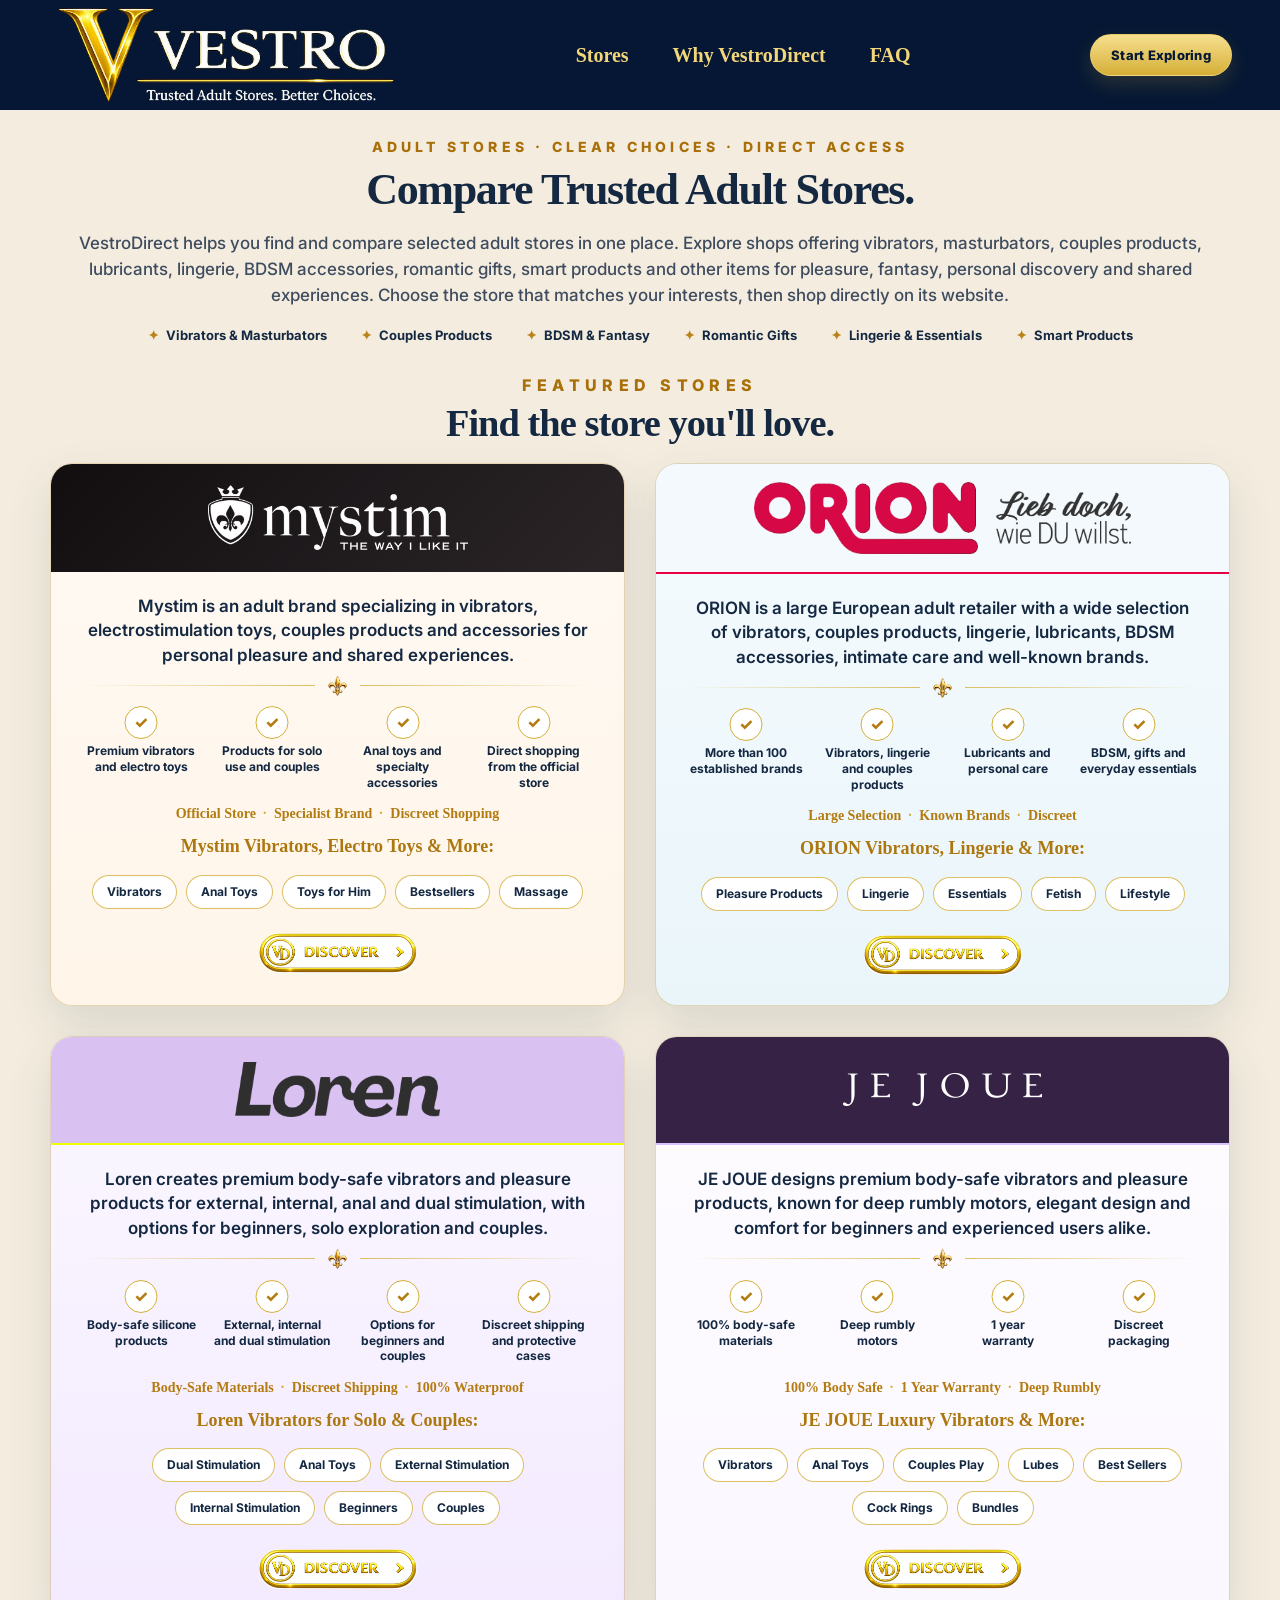
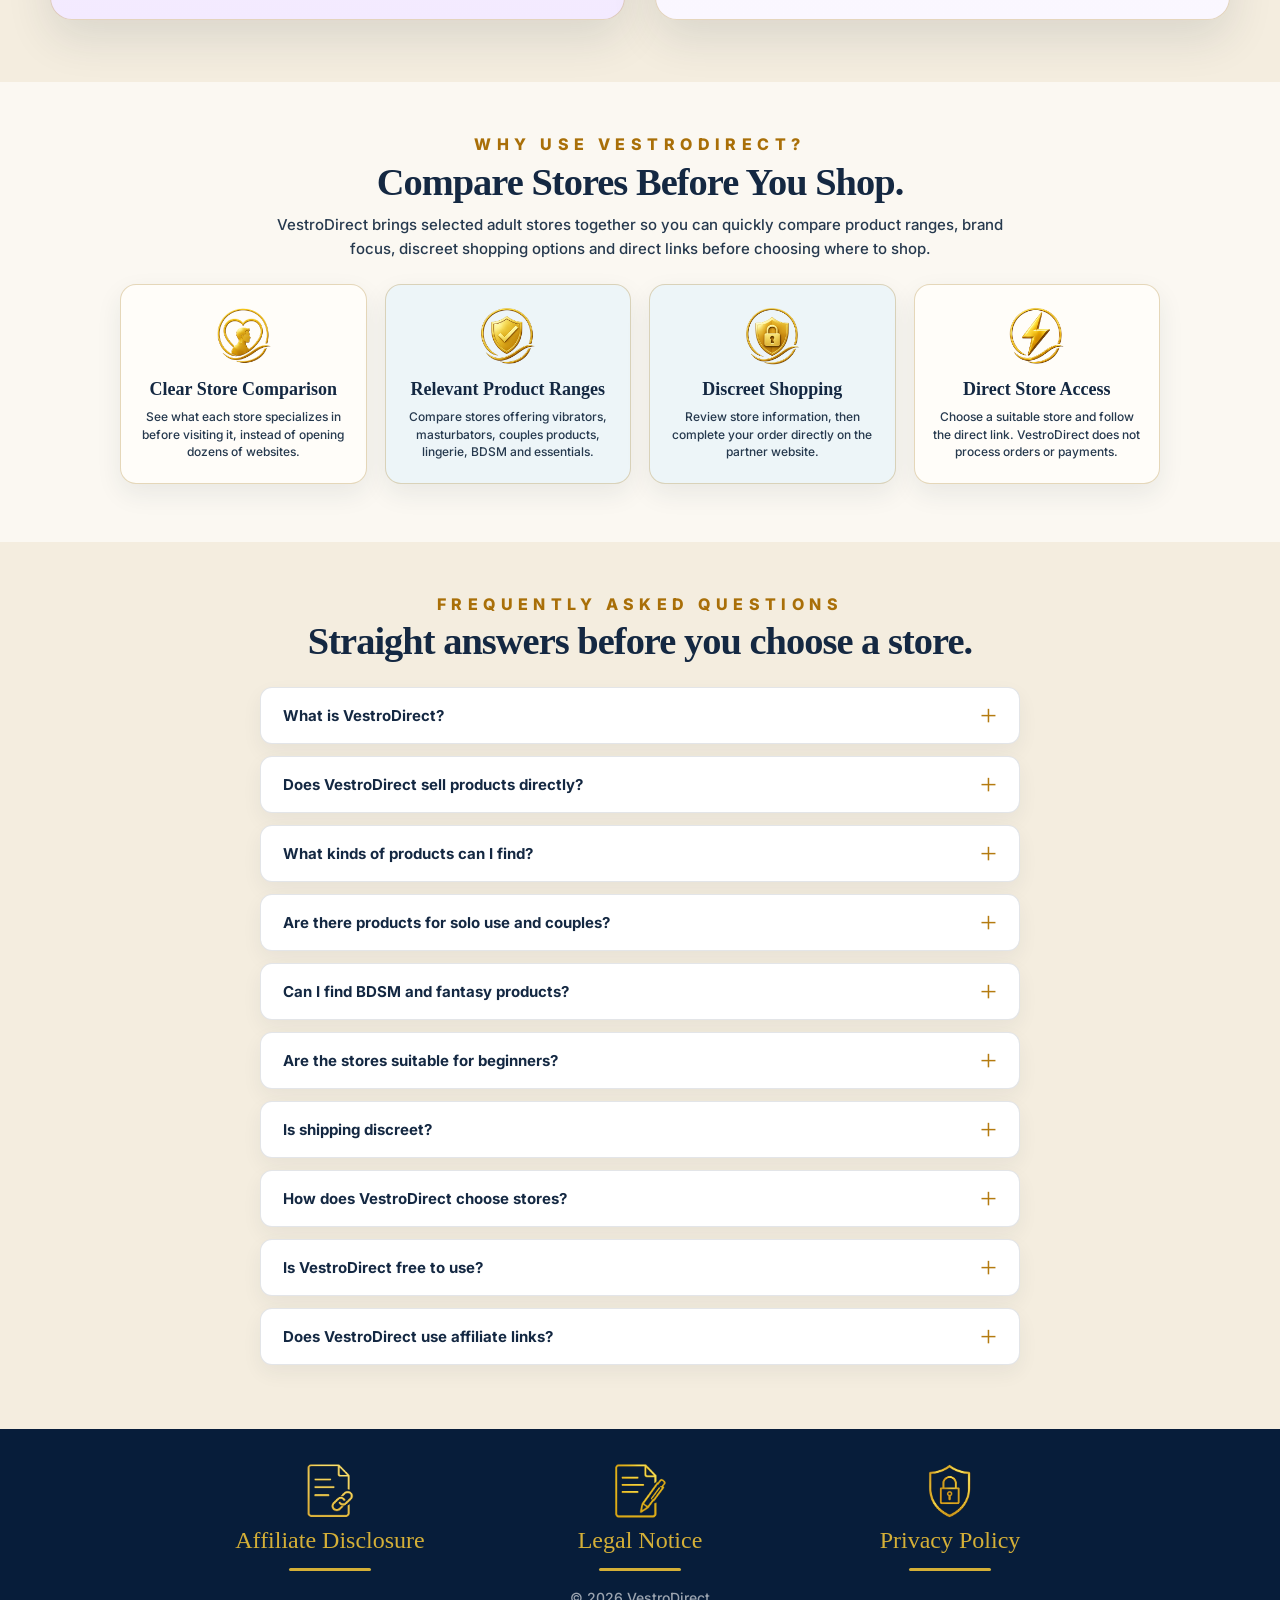
<file: index.html>
<!DOCTYPE html>
<html lang="en">

<head>

    <!-- ==================================================
         GOOGLE ANALYTICS
    =================================================== -->
<!-- Google tag (gtag.js) -->
<script async src="https://www.googletagmanager.com/gtag/js?id=G-PE25GDGGK9"></script>
<script>
  window.dataLayer = window.dataLayer || [];
  function gtag(){dataLayer.push(arguments);}
  gtag('js', new Date());

  gtag('config', 'G-PE25GDGGK9');
</script>

    <!-- ==================================================
         BASIC META
    =================================================== -->
    <meta charset="UTF-8">
<meta name='impact-site-verification' value='d6b9d228-b131-40c0-84b2-38b194dfb9da'>
    <meta
        name="viewport"
        content="width=device-width, initial-scale=1.0"
    >

    <title>VestroDirect USA | Compare Trusted Adult Stores</title>

    <meta
        name="description"
        content="Compare selected adult stores offering vibrators, masturbators, couples products, lubricants, lingerie, BDSM accessories, romantic gifts and more."
    >

    <meta name="robots" content="index, follow">

    <link
        rel="canonical"
        href="https://vestrodirect.com/"
    >

    <!-- ==================================================
         ICONS, FONTS & STYLES
    =================================================== -->
    <link
        rel="icon"
        type="image/png"
        sizes="32x32"
        href="images/vestro_favicon_minimal_32x32.png"
    >

    <link
        rel="preconnect"
        href="https://fonts.googleapis.com"
    >

    <link
        rel="preconnect"
        href="https://fonts.gstatic.com"
        crossorigin
    >

    <link
        href="https://fonts.googleapis.com/css2?family=Inter:wght@300;400;500;600;700;800&display=swap"
        rel="stylesheet"
    >

    <link
        rel="stylesheet"
        href="css/style.css"
    >

    <!-- ==================================================
         OPEN GRAPH
    =================================================== -->
    <meta property="og:type" content="website">
    <meta property="og:url" content="https://vestrodirect.com/">

    <meta
        property="og:title"
        content="VestroDirect USA | Compare Trusted Adult Stores"
    >

    <meta
        property="og:description"
        content="Compare selected adult stores, product ranges and direct shopping options in one clear and discreet destination."
    >

    <meta
        property="og:image"
        content="https://vestrodirect.com/images/vestro_favicon_ring_512x512.png"
    >

    <meta property="og:image:width" content="512">
    <meta property="og:image:height" content="512">
    <meta property="og:image:type" content="image/png">

    <!-- ==================================================
         TWITTER / X PREVIEW
    =================================================== -->
    <meta name="twitter:card" content="summary">

    <meta
        name="twitter:title"
        content="VestroDirect USA | Compare Trusted Adult Stores"
    >

    <meta
        name="twitter:description"
        content="Compare selected adult stores and product categories before visiting the shop that fits your interests."
    >

    <meta
        name="twitter:image"
        content="https://vestrodirect.com/images/vestro_favicon_ring_512x512.png"
    >

</head>

<body>

    <!-- ==================================================
         HEADER
    =================================================== -->
    <header class="site-header">

        <a
            href="#top"
            class="logo-link"
            aria-label="VestroDirect home"
        >
            <img
                src="images/vestro_logo_dark_transparent_v4.png"
                alt="VestroDirect"
                class="logo"
            >
        </a>

        <nav
            class="main-navigation"
            aria-label="Main navigation"
        >
            <a href="#partners">Stores</a>
            <a href="#why-vestro">Why VestroDirect</a>
            <a href="#faq">FAQ</a>
        </nav>

        <a
            href="#partners"
            class="header-cta"
        >
            Start Exploring
        </a>

    </header>

<!-- ==================================================
     HERO
=================================================== -->
<section
    class="hero"
    id="top"
>

    <div class="hero-content">

        <span class="hero-kicker">
            ADULT STORES · CLEAR CHOICES · DIRECT ACCESS
        </span>

       <h1>
    <span>Compare Trusted</span>
    <span>Adult Stores.</span>
      </h1>

        <p class="hero-intro">

            <span>
                VestroDirect helps you find and compare selected adult stores
                in one place.
            </span>

            <span>
                Explore shops offering vibrators, masturbators, couples products,
                lubricants, lingerie, BDSM accessories, romantic gifts,
                smart products and other items for pleasure, fantasy,
                personal discovery and shared experiences.
            </span>

            <span>
                Choose the store that matches your interests,
                then shop directly on its website.
            </span>

        </p>

        <div class="hero-highlights">

            <span>Vibrators &amp; Masturbators</span>
            <span>Couples Products</span>

            <span>BDSM &amp; Fantasy</span>
            <span>Romantic Gifts</span>

            <span>Lingerie &amp; Essentials</span>
            <span>Smart Products</span>

        </div>

    </div>

</section>

    <!-- ==================================================
         MAIN CONTENT
    =================================================== -->
    <main class="main-content">
  <!-- Invisible anchor targets for Google Ads sitelinks -->
    <span id="brands"></span>
<span id="vibrators"></span>
<span id="couples"></span>
<span id="lubricants"></span>
<span id="stores"></span>
<span id="shop-safely"></span>
             <!-- ==================================================
             PARTNER OFFERS
        =================================================== -->
        <section
            class="partner-offers-section"
            id="partners"
        >

            <div class="content-container">

                <div class="section-heading partner-heading">

                    <span class="section-badge">
                        FEATURED STORES
                    </span>

                    <h2>
                        Find the store you'll love.
                    </h2>

                </div>

                <div class="partner-offers-grid">

                    <!-- ==================================================
                         MYSTIM
                    =================================================== -->
                    <article
                        class="partner-offer-card"
                        data-partner="Mystim"
                        data-categories="vibrators electro-toys couples anal massage"
                    >

                        <div class="partner-logo-header">

                            <img
                                src="images/mystim_logo_white-only.avif"
                                class="partner-logo"
                                alt="Mystim Official Store"
                            >

                        </div>

                        <div class="partner-card-body">

                            <p class="partner-card-text">
                                Mystim is an adult brand specializing in vibrators,
                                electrostimulation toys, couples products and accessories
                                for personal pleasure and shared experiences.
                            </p>

                            <div class="partner-divider">

                                <img
                                    src="images/gold-lily-icon.png"
                                    alt=""
                                    class="partner-divider-icon"
                                >

                            </div>

                            <ul class="partner-benefits">
                                <li>Premium vibrators and electro toys</li>
                                <li>Products for solo use and couples</li>
                                <li>Anal toys and specialty accessories</li>
                                <li>Direct shopping from the official store</li>
                            </ul>

                            <div class="partner-trust-line">
                                <span>Official Store</span>
                                <span>Specialist Brand</span>
                                <span>Discreet Shopping</span>
                            </div>

                            <p class="partner-links-title">
                                Mystim Vibrators, Electro Toys &amp; More:
                            </p>

                            <div class="partner-category-links">

                                <a
                                    href="https://www.awin1.com/cread.php?awinmid=119309&awinaffid=2897511&ued=https%3A%2F%2Fwww.mystim.com%2Fcollections%2Fvaginaltoys"
                                    target="_blank"
                                    rel="sponsored nofollow"
                                    data-category="vibrators"
                                >
                                    Vibrators
                                </a>

                                <a
                                    href="https://www.awin1.com/cread.php?awinmid=119309&awinaffid=2897511&ued=https%3A%2F%2Fwww.mystim.com%2Fcollections%2Fanaltoys"
                                    target="_blank"
                                    rel="sponsored nofollow"
                                    data-category="anal"
                                >
                                    Anal Toys
                                </a>

                                <a
                                    href="https://www.awin1.com/cread.php?awinmid=119309&awinaffid=2897511&ued=https%3A%2F%2Fwww.mystim.com%2Fcollections%2Fpenistoys"
                                    target="_blank"
                                    rel="sponsored nofollow"
                                    data-category="for-him"
                                >
                                    Toys for Him
                                </a>

                                <a
                                    href="https://www.awin1.com/cread.php?awinmid=119309&awinaffid=2897511&ued=https%3A%2F%2Fwww.mystim.com%2Fcollections%2Fbestsellers"
                                    target="_blank"
                                    rel="sponsored nofollow"
                                    data-category="bestsellers"
                                >
                                    Bestsellers
                                </a>

                                <a
                                    href="https://www.awin1.com/cread.php?awinmid=119309&awinaffid=2897511&ued=https%3A%2F%2Fwww.mystim.com%2Fcollections%2Fmassagekerzen"
                                    target="_blank"
                                    rel="sponsored nofollow"
                                    data-category="massage"
                                >
                                    Massage
                                </a>

                            </div>

                            <a
                                href="https://www.awin1.com/cread.php?awinmid=119309&awinaffid=2897511&ued=https%3A%2F%2Fwww.mystim.com%2F"
                                class="partner-main-button"
                                target="_blank"
                                rel="sponsored nofollow"
                                aria-label="Explore Mystim vibrators and electro toys"
                                data-category="store"
                            >
                                <img
                                    src="images/discover-button-intim.png"
                                    alt="Explore Mystim Store"
                                >
                            </a>

                        </div>

                    </article>

                    <!-- ==================================================
                         ORION
                    =================================================== -->
                    <article
                        class="partner-offer-card"
                        data-partner="Orion"
                        data-categories="vibrators couples lingerie lubricants bdsm intimate-care"
                    >

                        <div class="partner-logo-header">

                            <img
                                src="images/orion_logo_1.png"
                                class="partner-logo"
                                alt="ORION"
                            >

                            <img
                                src="images/orion_claim-de.png"
                                class="partner-logo-secondary"
                                alt=""
                            >

                        </div>

                        <div class="partner-card-body">

                            <p class="partner-card-text">
                                ORION is a large European adult retailer with a wide selection
                                of vibrators, couples products, lingerie, lubricants,
                                BDSM accessories, intimate care and well-known brands.
                            </p>

                            <div class="partner-divider">

                                <img
                                    src="images/gold-lily-icon.png"
                                    alt=""
                                    class="partner-divider-icon"
                                >

                            </div>

                            <ul class="partner-benefits">
                                <li>More than 100 established brands</li>
                                <li>Vibrators, lingerie and couples products</li>
                                <li>Lubricants and personal care</li>
                                <li>BDSM, gifts and everyday essentials</li>
                            </ul>

                            <div class="partner-trust-line">
                                <span>Large Selection</span>
                                <span>Known Brands</span>
                                <span>Discreet</span>
                            </div>

                            <p class="partner-links-title">
                                ORION Vibrators, Lingerie &amp; More:
                            </p>

                            <div class="partner-category-links">

                                <a
                                    href="https://www.awin1.com/cread.php?awinmid=11661&awinaffid=2897511&ued=https%3A%2F%2Fwww.orion.de%2Fkatalog%2Fsextoys"
                                    target="_blank"
                                    rel="sponsored nofollow"
                                    data-category="vibrators"
                                >
                                    Pleasure Products
                                </a>

                                <a
                                    href="https://www.awin1.com/cread.php?awinmid=11661&awinaffid=2897511&ued=https%3A%2F%2Fwww.orion.de%2Fkatalog%2Fdessous-und-mode"
                                    target="_blank"
                                    rel="sponsored nofollow"
                                    data-category="lingerie"
                                >
                                    Lingerie
                                </a>

                                <a
                                    href="https://www.awin1.com/cread.php?awinmid=11661&awinaffid=2897511&ued=https%3A%2F%2Fwww.orion.de%2Fkatalog%2Fdrogerie"
                                    target="_blank"
                                    rel="sponsored nofollow"
                                    data-category="intimate-care"
                                >
                                    Essentials
                                </a>

                                <a
                                    href="https://www.awin1.com/cread.php?awinmid=11661&awinaffid=2897511&ued=https%3A%2F%2Fwww.orion.de%2Fkatalog%2Ffetisch"
                                    target="_blank"
                                    rel="sponsored nofollow"
                                    data-category="bdsm"
                                >
                                    Fetish
                                </a>

                                <a
                                    href="https://www.awin1.com/cread.php?awinmid=11661&awinaffid=2897511&ued=https%3A%2F%2Fwww.orion.de%2Fkatalog%2Funterhaltung"
                                    target="_blank"
                                    rel="sponsored nofollow"
                                    data-category="lifestyle"
                                >
                                    Lifestyle
                                </a>

                            </div>

                            <a
                                href="https://www.awin1.com/cread.php?awinmid=11661&awinaffid=2897511&ued=https%3A%2F%2Fwww.orion.de%2F"
                                class="partner-main-button"
                                target="_blank"
                                rel="sponsored nofollow"
                                aria-label="Explore ORION adult products"
                                data-category="store"
                            >
                                <img
                                    src="images/discover-button-intim.png"
                                    alt="Explore ORION Store"
                                >
                            </a>

                        </div>

                    </article>
                    <!-- ==================================================
                         LOREN WELLNESS
                    =================================================== -->
                    <article
                        class="partner-offer-card"
                        data-partner="Loren Wellness"
                        data-categories="vibrators couples anal beginners external-stimulation internal-stimulation dual-stimulation"
                    >

                       <div class="partner-logo-header">

    <img
    src="images/Loren.png"
    class="partner-logo loren-logo"
    alt="Loren Wellness Official Store"
>

</div>

                        <div class="partner-card-body">

                            <p class="partner-card-text">
    Loren creates premium body-safe vibrators and pleasure products
    for external, internal, anal and dual stimulation,
    with options for beginners, solo exploration and couples.
</p>

                            <div class="partner-divider">

                                <img
                                    src="images/gold-lily-icon.png"
                                    alt=""
                                    class="partner-divider-icon"
                                >

                            </div>

                            <ul class="partner-benefits">
                                <li>Body-safe silicone products</li>
                                <li>External, internal and dual stimulation</li>
                                <li>Options for beginners and couples</li>
                                <li>Discreet shipping and protective cases</li>
                            </ul>

                            <div class="partner-trust-line">
                                <span>Body-Safe Materials</span>
                                <span>Discreet Shipping</span>
                                <span>100% Waterproof</span>
                            </div>

                            <p class="partner-links-title">
                                Loren Vibrators for Solo &amp; Couples:
                            </p>

                            <div class="partner-category-links">

                                <a
                                    href="https://tidd.ly/3TTQseu"
                                    target="_blank"
                                    rel="sponsored nofollow"
                                    data-category="dual-stimulation"
                                >
                                    Dual Stimulation
                                </a>

                                <a
                                    href="https://tidd.ly/3TTQseu"
                                    target="_blank"
                                    rel="sponsored nofollow"
                                    data-category="anal"
                                >
                                    Anal Toys
                                </a>

                                <a
                                    href="https://tidd.ly/3TTQseu"
                                    target="_blank"
                                    rel="sponsored nofollow"
                                    data-category="external-stimulation"
                                >
                                    External Stimulation
                                </a>

                                <a
                                    href="https://tidd.ly/3TTQseu"
                                    target="_blank"
                                    rel="sponsored nofollow"
                                    data-category="internal-stimulation"
                                >
                                    Internal Stimulation
                                </a>

                                <a
                                    href="https://tidd.ly/3TTQseu"
                                    target="_blank"
                                    rel="sponsored nofollow"
                                    data-category="beginners"
                                >
                                    Beginners
                                </a>

                                <a
                                    href="https://tidd.ly/3TTQseu"
                                    target="_blank"
                                    rel="sponsored nofollow"
                                    data-category="couples"
                                >
                                    Couples
                                </a>

                            </div>

                            <a
                                href="https://tidd.ly/4xdaq29"
                                class="partner-main-button"
                                target="_blank"
                                rel="sponsored nofollow"
                                aria-label="Explore Loren Wellness vibrators and pleasure products"
                                data-category="store"
                            >
                                <img
                                    src="images/discover-button-intim.png"
                                    alt="Explore Loren Wellness Store"
                                >
                            </a>

                        </div>

                    </article>
<!-- ==================================================
                         Je Joue
  =================================================== -->
<div class="partner-offer-card" data-partner="Je Joue">

    <div class="partner-logo-header">

        <img
            src="images/je-joue-logo-200-60-white.webp"
            class="partner-logo"
            alt="JE JOUE Official Store">

    </div>

    <div class="partner-card-body">

        <p class="partner-card-text">
            JE JOUE designs premium body-safe vibrators and pleasure products, known for deep rumbly motors, elegant design and comfort for beginners and experienced users alike.
        </p>

        <div class="partner-divider">
           <img
    src="images/gold-lily-icon.png"
    class="partner-divider-icon"
    alt=""
>
        </div>

        <ul class="partner-benefits">

            <li>
                100% body-safe<br>
                materials
            </li>

            <li>
                Deep rumbly<br>
                motors
            </li>

            <li>
                1 year<br>
                warranty
            </li>

            <li>
                Discreet<br>
                packaging
            </li>

        </ul>

        <div class="partner-trust-line">

            <span>100% Body Safe</span>
            <span>1 Year Warranty</span>
            <span>Deep Rumbly</span>

        </div>

        <h3 class="partner-links-title">

            JE JOUE Luxury Vibrators &amp; More:

        </h3>

        <div class="partner-category-links">

            <a href="https://tidd.ly/4wbnwfJ"
               class="partner-link partner-category">
               Vibrators
            </a>

            <a href="https://tidd.ly/4xnbo2U"
               class="partner-link partner-category">
               Anal Toys
            </a>

            <a href="https://tidd.ly/4we06QW"
               class="partner-link partner-category">
               Couples Play
            </a>

            <a href="https://tidd.ly/4foXhVX"
               class="partner-link partner-category">
               Lubes
            </a>

            <a href="https://tidd.ly/4h9gNPq"
               class="partner-link partner-category">
               Best Sellers
            </a>
<a
    href="https://tidd.ly/4pRgBGI"
    target="_blank"
    rel="sponsored nofollow"
    data-category="cock-rings"
>
    Cock Rings
</a>

<a
    href="https://tidd.ly/4g7pR6p"
    target="_blank"
    rel="sponsored nofollow"
    data-category="bundles"
>
    Bundles
</a>
        </div>

        <a
           href="https://tidd.ly/4wbnwfJ"
           class="partner-main-button partner-link"
           data-partner="Je Joue">

           <img
    src="images/discover-button-intim.png"
    alt="Explore JE JOUE Store"
>

        </a>

    </div>

</div>
                    
                </div>

            </div>

        </section>
        <!-- ==================================================
             WHY VESTRODIRECT
        =================================================== -->
        <section
            class="why-section"
            id="why-vestro"
        >

            <div class="content-container">

                <div class="section-heading">

                    <span class="section-badge">
                        WHY USE VESTRODIRECT?
                    </span>

                    <h2>
                        Compare Stores Before You Shop.
                    </h2>

                    <p>
                        VestroDirect brings selected adult stores together so you can quickly
                        compare product ranges, brand focus, discreet shopping options
                        and direct links before choosing where to shop.
                    </p>

                </div>

                <div class="why-grid">

                    <article class="why-card">

                        <div class="why-icon-box">
                            <img
                                src="images/confidence.png"
                                class="why-icon"
                                alt=""
                            >
                        </div>

                        <h3>Clear Store Comparison</h3>

                        <p>
                            See what each store specializes in before visiting it,
                            instead of opening dozens of websites.
                        </p>

                    </article>

                    <article class="why-card">

                        <div class="why-icon-box">
                            <img
                                src="images/verified.png"
                                class="why-icon"
                                alt=""
                            >
                        </div>

                        <h3>Relevant Product Ranges</h3>

                        <p>
                            Compare stores offering vibrators, masturbators,
                            couples products, lingerie, BDSM and essentials.
                        </p>

                    </article>

                    <article class="why-card">

                        <div class="why-icon-box">
                            <img
                                src="images/discretion.png"
                                class="why-icon"
                                alt=""
                            >
                        </div>

                        <h3>Discreet Shopping</h3>

                        <p>
                            Review store information, then complete your order
                            directly on the partner website.
                        </p>

                    </article>

                    <article class="why-card">

                        <div class="why-icon-box">
                            <img
                                src="images/rapid-effect.png"
                                class="why-icon"
                                alt=""
                            >
                        </div>

                        <h3>Direct Store Access</h3>

                        <p>
                            Choose a suitable store and follow the direct link.
                            VestroDirect does not process orders or payments.
                        </p>

                    </article>

                </div>

            </div>

        </section>

        <!-- ==================================================
             FAQ
        =================================================== -->
        <section
            class="faq-section"
            id="faq"
        >

            <div class="content-container">

                <div class="section-heading">

                    <span class="section-badge">
                        FREQUENTLY ASKED QUESTIONS
                    </span>

                    <h2>
                        Straight answers before you choose a store.
                    </h2>

                </div>

                <div class="faq-list">

                    <details class="faq-item">
                        <summary>What is VestroDirect?</summary>
                        <p>
                            VestroDirect is an independent platform for comparing selected adult stores.
                            We show what each store offers and provide direct links to the partner website.
                        </p>
                    </details>

                    <details class="faq-item">
                        <summary>Does VestroDirect sell products directly?</summary>
                        <p>
                            No. VestroDirect does not sell products, accept payments or process orders.
                            Purchases are completed directly on the selected store's website.
                        </p>
                    </details>

                    <details class="faq-item">
                        <summary>What kinds of products can I find?</summary>
                        <p>
                            Featured stores may offer vibrators, masturbators, couples products,
                            lubricants, lingerie, BDSM accessories, romantic gifts, smart products
                            and other adult items.
                        </p>
                    </details>

                    <details class="faq-item">
                        <summary>Are there products for solo use and couples?</summary>
                        <p>
                            Yes. The listed stores may carry products for solo use, shared experiences,
                            couples, gifts and different interests or comfort levels.
                        </p>
                    </details>

                    <details class="faq-item">
                        <summary>Can I find BDSM and fantasy products?</summary>
                        <p>
                            Some featured stores offer BDSM accessories, restraints, role-play items
                            and other products connected with fantasy and exploration.
                        </p>
                    </details>

                    <details class="faq-item">
                        <summary>Are the stores suitable for beginners?</summary>
                        <p>
                            Many stores offer simple products, beginner-friendly categories and clear
                            product descriptions. Available guidance depends on the individual store.
                        </p>
                    </details>

                    <details class="faq-item">
                        <summary>Is shipping discreet?</summary>
                        <p>
                            Many featured stores state that they use neutral or discreet packaging.
                            Exact packaging, delivery and return policies are set by each store.
                        </p>
                    </details>

                    <details class="faq-item">
                        <summary>How does VestroDirect choose stores?</summary>
                        <p>
                            We focus on established retailers and manufacturers with clear product
                            information, recognizable brands, professional websites and direct shopping options.
                        </p>
                    </details>

                    <details class="faq-item">
                        <summary>Is VestroDirect free to use?</summary>
                        <p>
                            Yes. Visitors can browse VestroDirect and use its store links without charge.
                        </p>
                    </details>

                    <details class="faq-item">
                        <summary>Does VestroDirect use affiliate links?</summary>
                        <p>
                            Yes. Some links are affiliate links. VestroDirect may receive a commission
                            when a purchase is made, without increasing the price paid by the customer.
                        </p>
                    </details>

                </div>

            </div>

        </section>

    </main>

    <!-- ==================================================
         FOOTER
         TEMPORARILY RETAINED FROM THE GERMAN VERSION
    =================================================== -->
    <footer class="site-footer">

        <div class="content-container">

            <div class="footer-links">

                <a
                    href="affiliate.html"
                    class="footer-link"
                >
                    <img
                        src="images/affiliate.png"
                        alt="Affiliate"
                    >

                    <span>
                        Affiliate Disclosure
                    </span>
                </a>

                <a
                    href="impressum.html"
                    class="footer-link"
                >
                    <img
                        src="images/impressum.png"
                        alt="Impressum"
                    >

                   <span>Legal Notice</span>
                </a>

                <a
                    href="datenschutz.html"
                    class="footer-link"
                >
                    <img
                        src="images/datenschutz.png"
                        alt="Datenschutz"
                    >

                    <span>Privacy Policy</span>
                </a>

            </div>

            <div class="footer-copy">

                <p>
                    © 2026 VestroDirect
                </p>

            </div>

        </div>

    </footer>

    <!-- ==================================================
         PARTNER CLICK TRACKING
    =================================================== -->
    <script>
        document.addEventListener("DOMContentLoaded", function () {

            const partnerLinks = document.querySelectorAll(
                ".partner-offer-card a"
            );

            partnerLinks.forEach(function (link) {

                link.addEventListener("click", function () {

                    const card = link.closest(".partner-offer-card");

                    let partnerName = "unknown_partner";

                    if (card.classList.contains("partner-offer-card-mystim")) {
                        partnerName = "Mystim";
                    }

                    if (card.classList.contains("partner-offer-card-orion")) {
                        partnerName = "Orion";
                    }

                    if (card.classList.contains("partner-offer-card-tenga")) {
                        partnerName = "Tenga";
                    }

                    if (typeof gtag === "function") {
                        gtag("event", "vd_usa_click", {
                            partner_name: partnerName,
                            link_text:
                                link.innerText.trim() ||
                                link.querySelector("img")?.alt ||
                                "partner_link",
                            link_url: link.href,
                            page_path: window.location.pathname,
                            page_title: document.title,
                            transport_type: "beacon"
                        });
                    }

                });

            });

        });
    </script>

</body>

</html>
</file>
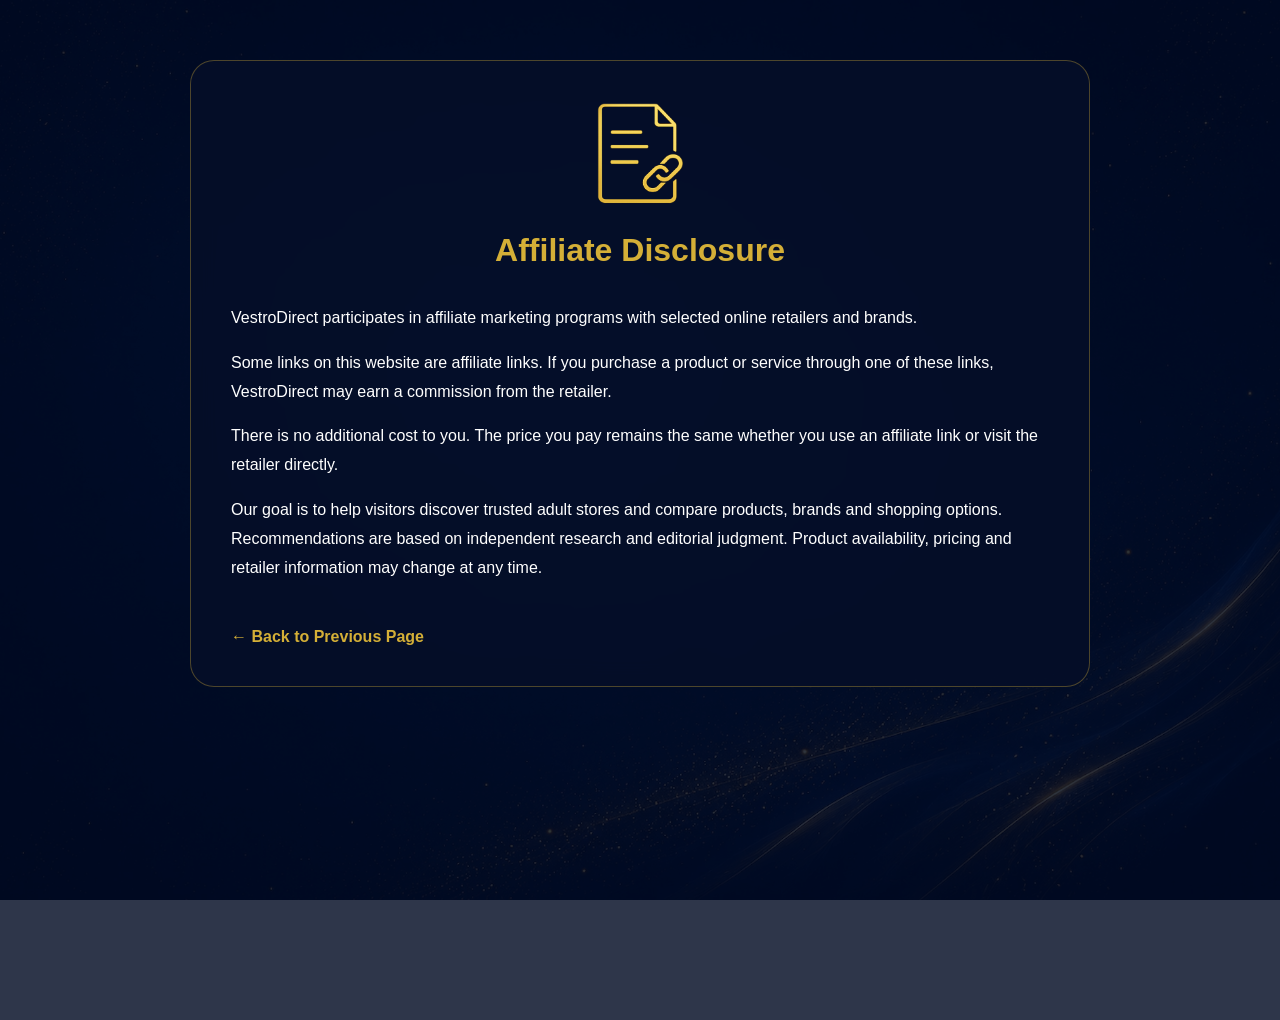
<file: affiliate.html>
<!DOCTYPE html>

<html lang="en">
<head>
<meta charset="UTF-8">
<meta name="viewport" content="width=device-width, initial-scale=1.0">
<title>Affiliate Disclosure | VestroDirect</title>

<style>
body{
margin:0;
font-family:Arial,Helvetica,sans-serif;
color:#ffffff;
background-image:url("images/vestro_hero_luxury_navy_gold.webp");
background-size:cover;
background-position:center;
background-attachment:fixed;
}

.overlay{
min-height:100vh;
background:rgba(0,10,35,.82);
padding:60px 20px;
}

.container{
max-width:900px;
margin:0 auto;
}

.card{
background:rgba(5,15,40,.85);
border:1px solid rgba(212,175,55,.35);
border-radius:24px;
padding:40px;
backdrop-filter:blur(12px);
}

.icon{
width:90px;
display:block;
margin:0 auto 25px;
}

h1{
text-align:center;
color:#d4af37;
margin-bottom:35px;
}

p{
line-height:1.8;
}

a{
color:#d4af37;
text-decoration:none;
}

.back{
display:inline-block;
margin-top:30px;
font-weight:bold;
}
</style>

</head>
<body>

<div class="overlay">
<div class="container">
<div class="card">

<img src="images/affiliate.png" class="icon" alt="Affiliate Disclosure">

<h1>Affiliate Disclosure</h1>

<p>
VestroDirect participates in affiliate marketing programs with selected online retailers and brands.
</p>

<p>
Some links on this website are affiliate links. If you purchase a product or service through one of these links, VestroDirect may earn a commission from the retailer.
</p>

<p>
There is no additional cost to you. The price you pay remains the same whether you use an affiliate link or visit the retailer directly.
</p>

<p>
Our goal is to help visitors discover trusted adult stores and compare products, brands and shopping options. Recommendations are based on independent research and editorial judgment. Product availability, pricing and retailer information may change at any time.
</p>

<a href="#" onclick="history.back(); return false;" class="back">
← Back to Previous Page
</a>

</div>
</div>
</div>

</body>
</html>
</file>
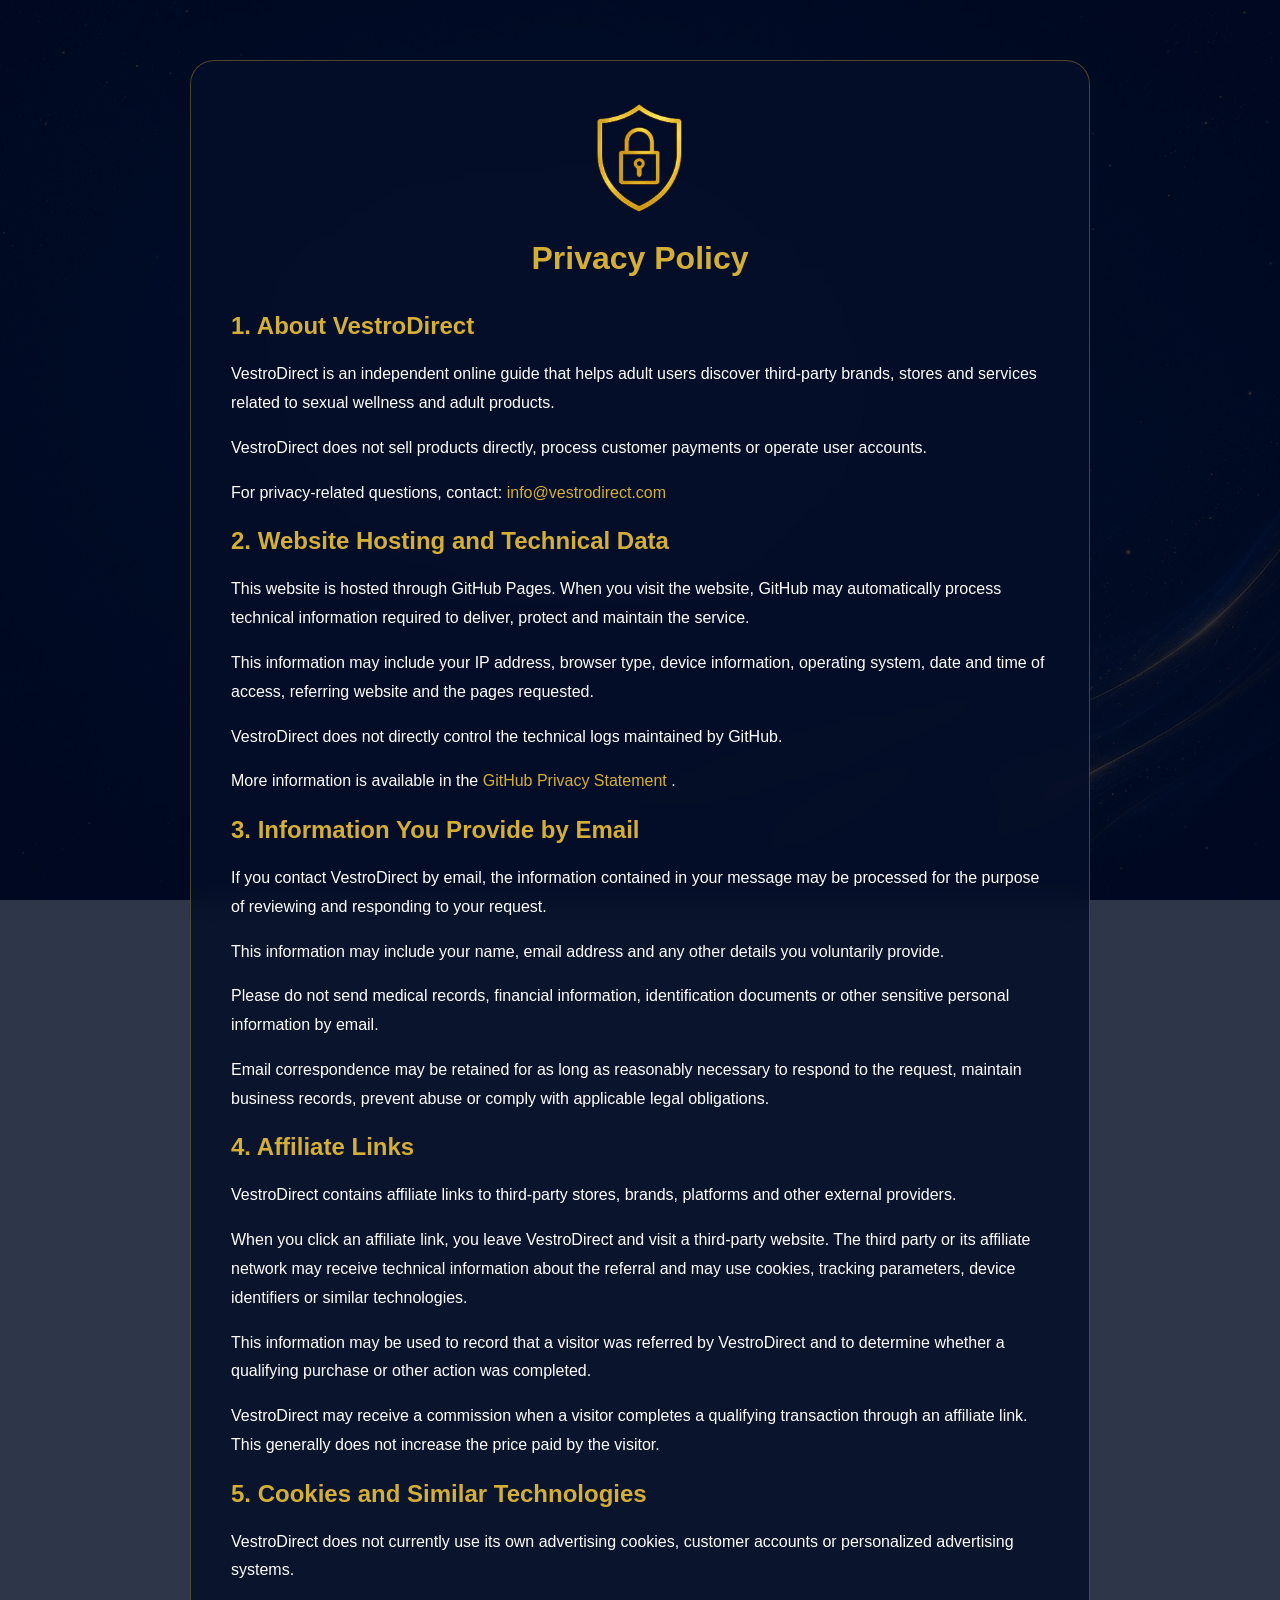
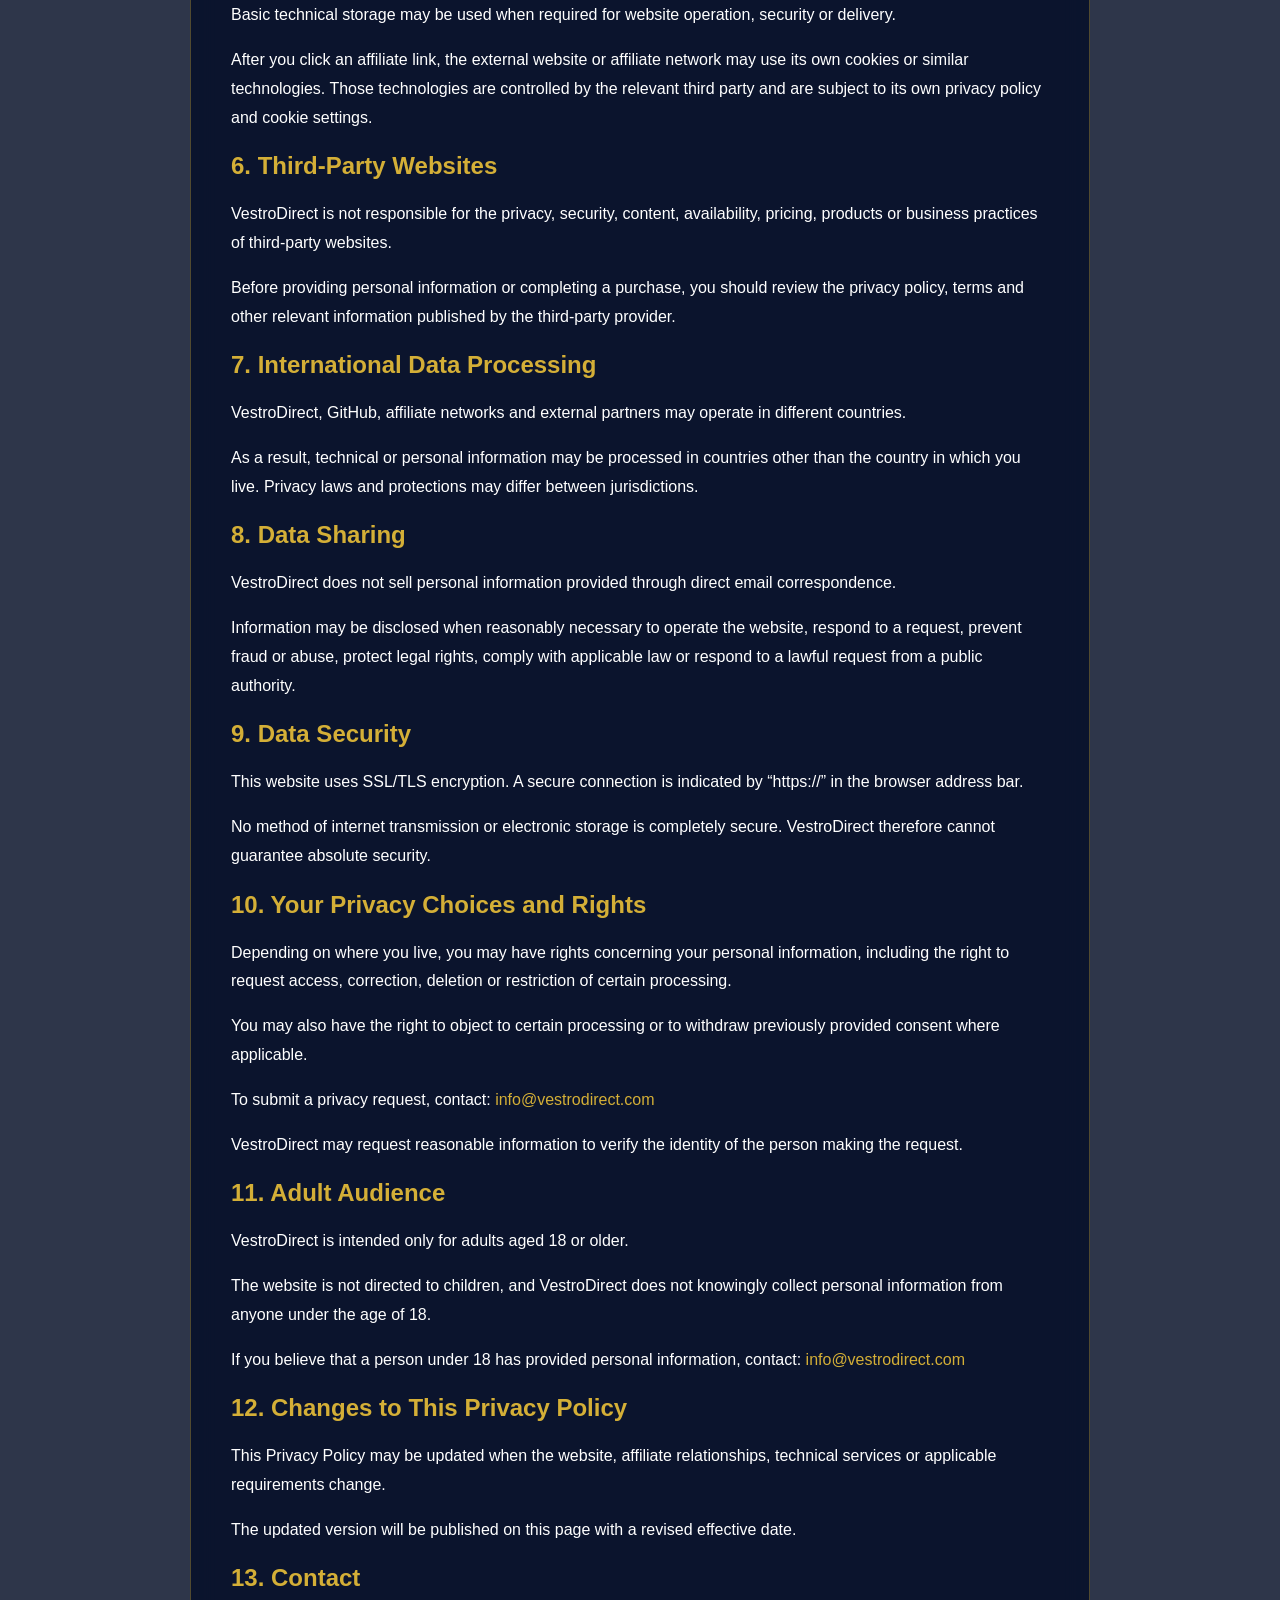
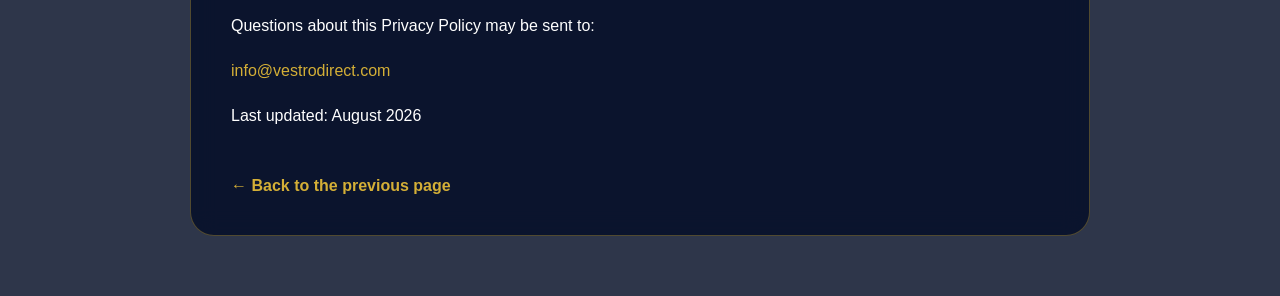
<file: datenschutz.html>
<!DOCTYPE html>

<html lang="en">
<head>
<meta charset="UTF-8">
<meta name="viewport" content="width=device-width, initial-scale=1.0">

<title>Privacy Policy | VestroDirect</title>

<style>
body{
margin:0;
font-family:Arial,Helvetica,sans-serif;
color:#ffffff;
background-image:url("images/vestro_hero_luxury_navy_gold.webp");
background-size:cover;
background-position:center;
background-attachment:fixed;
}

.overlay{
min-height:100vh;
background:rgba(0,10,35,.82);
padding:60px 20px;
}

.container{
max-width:900px;
margin:0 auto;
}

.card{
background:rgba(5,15,40,.85);
border:1px solid rgba(212,175,55,.35);
border-radius:24px;
padding:40px;
backdrop-filter:blur(12px);
}

.icon{
width:90px;
display:block;
margin:0 auto 25px;
}

h1,h2{
color:#d4af37;
}

h1{
text-align:center;
margin-bottom:35px;
}

p{
line-height:1.8;
}

a{
color:#d4af37;
text-decoration:none;
}

.back{
display:inline-block;
margin-top:30px;
font-weight:bold;
}

@media(max-width:600px){
.overlay{
padding:30px 15px;
}

.card{
padding:28px 20px;
}
}
</style>

</head>

<body>

<div class="overlay">
<div class="container">
<div class="card">

<img src="images/datenschutz.png" class="icon" alt="Privacy Policy">

<h1>Privacy Policy</h1>

<h2>1. About VestroDirect</h2>

<p>
VestroDirect is an independent online guide that helps adult users discover
third-party brands, stores and services related to sexual wellness and adult
products.
</p>

<p>
VestroDirect does not sell products directly, process customer payments or
operate user accounts.
</p>

<p>
For privacy-related questions, contact:
<a href="mailto:info@vestrodirect.com">
info@vestrodirect.com
</a>
</p>

<h2>2. Website Hosting and Technical Data</h2>

<p>
This website is hosted through GitHub Pages. When you visit the website,
GitHub may automatically process technical information required to deliver,
protect and maintain the service.
</p>

<p>
This information may include your IP address, browser type, device
information, operating system, date and time of access, referring website
and the pages requested.
</p>

<p>
VestroDirect does not directly control the technical logs maintained by
GitHub.
</p>

<p>
More information is available in the
<a href="https://docs.github.com/en/site-policy/privacy-policies/github-general-privacy-statement"
target="_blank"
rel="noopener noreferrer">
GitHub Privacy Statement
</a>.
</p>

<h2>3. Information You Provide by Email</h2>

<p>
If you contact VestroDirect by email, the information contained in your
message may be processed for the purpose of reviewing and responding to
your request.
</p>

<p>
This information may include your name, email address and any other details
you voluntarily provide.
</p>

<p>
Please do not send medical records, financial information, identification
documents or other sensitive personal information by email.
</p>

<p>
Email correspondence may be retained for as long as reasonably necessary
to respond to the request, maintain business records, prevent abuse or
comply with applicable legal obligations.
</p>

<h2>4. Affiliate Links</h2>

<p>
VestroDirect contains affiliate links to third-party stores, brands,
platforms and other external providers.
</p>

<p>
When you click an affiliate link, you leave VestroDirect and visit a
third-party website. The third party or its affiliate network may receive
technical information about the referral and may use cookies, tracking
parameters, device identifiers or similar technologies.
</p>

<p>
This information may be used to record that a visitor was referred by
VestroDirect and to determine whether a qualifying purchase or other action
was completed.
</p>

<p>
VestroDirect may receive a commission when a visitor completes a qualifying
transaction through an affiliate link. This generally does not increase the
price paid by the visitor.
</p>

<h2>5. Cookies and Similar Technologies</h2>

<p>
VestroDirect does not currently use its own advertising cookies, customer
accounts or personalized advertising systems.
</p>

<p>
Basic technical storage may be used when required for website operation,
security or delivery.
</p>

<p>
After you click an affiliate link, the external website or affiliate network
may use its own cookies or similar technologies. Those technologies are
controlled by the relevant third party and are subject to its own privacy
policy and cookie settings.
</p>

<h2>6. Third-Party Websites</h2>

<p>
VestroDirect is not responsible for the privacy, security, content,
availability, pricing, products or business practices of third-party
websites.
</p>

<p>
Before providing personal information or completing a purchase, you should
review the privacy policy, terms and other relevant information published by
the third-party provider.
</p>

<h2>7. International Data Processing</h2>

<p>
VestroDirect, GitHub, affiliate networks and external partners may operate
in different countries.
</p>

<p>
As a result, technical or personal information may be processed in countries
other than the country in which you live. Privacy laws and protections may
differ between jurisdictions.
</p>

<h2>8. Data Sharing</h2>

<p>
VestroDirect does not sell personal information provided through direct
email correspondence.
</p>

<p>
Information may be disclosed when reasonably necessary to operate the
website, respond to a request, prevent fraud or abuse, protect legal rights,
comply with applicable law or respond to a lawful request from a public
authority.
</p>

<h2>9. Data Security</h2>

<p>
This website uses SSL/TLS encryption. A secure connection is indicated by
“https://” in the browser address bar.
</p>

<p>
No method of internet transmission or electronic storage is completely
secure. VestroDirect therefore cannot guarantee absolute security.
</p>

<h2>10. Your Privacy Choices and Rights</h2>

<p>
Depending on where you live, you may have rights concerning your personal
information, including the right to request access, correction, deletion or
restriction of certain processing.
</p>

<p>
You may also have the right to object to certain processing or to withdraw
previously provided consent where applicable.
</p>

<p>
To submit a privacy request, contact:
<a href="mailto:info@vestrodirect.com">
info@vestrodirect.com
</a>
</p>

<p>
VestroDirect may request reasonable information to verify the identity of
the person making the request.
</p>

<h2>11. Adult Audience</h2>

<p>
VestroDirect is intended only for adults aged 18 or older.
</p>

<p>
The website is not directed to children, and VestroDirect does not knowingly
collect personal information from anyone under the age of 18.
</p>

<p>
If you believe that a person under 18 has provided personal information,
contact:
<a href="mailto:info@vestrodirect.com">
info@vestrodirect.com
</a>
</p>

<h2>12. Changes to This Privacy Policy</h2>

<p>
This Privacy Policy may be updated when the website, affiliate relationships,
technical services or applicable requirements change.
</p>

<p>
The updated version will be published on this page with a revised effective
date.
</p>

<h2>13. Contact</h2>

<p>
Questions about this Privacy Policy may be sent to:
</p>

<p>
<a href="mailto:info@vestrodirect.com">
info@vestrodirect.com
</a>
</p>

<p>
Last updated: August 2026
</p>

<a href="#" onclick="history.back(); return false;" class="back">
← Back to the previous page
</a>

</div>
</div>
</div>

</body>
</html>
</file>
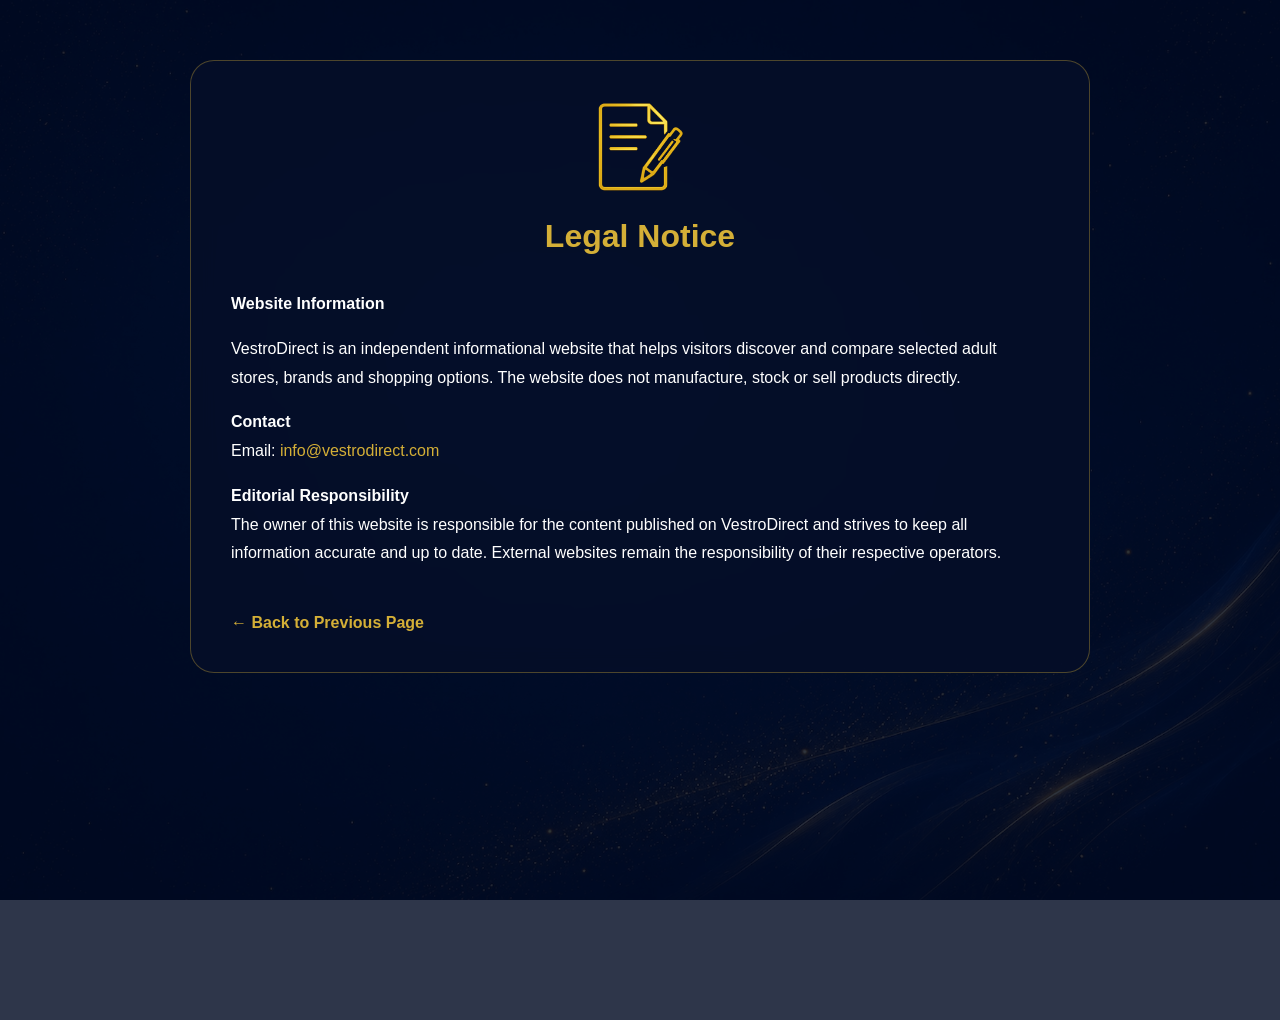
<file: impressum.html>
<!DOCTYPE html>

<html lang="en">
<head>
<meta charset="UTF-8">
<meta name="viewport" content="width=device-width, initial-scale=1.0">
<title>Legal Notice | VestroDirect</title>

<style>
body{
margin:0;
font-family:Arial,Helvetica,sans-serif;
color:#ffffff;
background-image:url("images/vestro_hero_luxury_navy_gold.webp");
background-size:cover;
background-position:center;
background-attachment:fixed;
}

.overlay{
min-height:100vh;
background:rgba(0,10,35,.82);
padding:60px 20px;
}

.container{
max-width:900px;
margin:0 auto;
}

.card{
background:rgba(5,15,40,.85);
border:1px solid rgba(212,175,55,.35);
border-radius:24px;
padding:40px;
backdrop-filter:blur(12px);
}

.icon{
width:90px;
display:block;
margin:0 auto 25px;
}

h1{
text-align:center;
color:#d4af37;
margin-bottom:35px;
}

p{
line-height:1.8;
}

a{
color:#d4af37;
text-decoration:none;
}

.back{
display:inline-block;
margin-top:30px;
font-weight:bold;
}
</style>

</head>
<body>

<div class="overlay">
<div class="container">
<div class="card">

<img src="images/impressum.png" class="icon" alt="Legal Notice">

<h1>Legal Notice</h1>

<p>
<strong>Website Information</strong>
</p>

<p>
VestroDirect is an independent informational website that helps visitors discover and compare selected adult stores, brands and shopping options. The website does not manufacture, stock or sell products directly.
</p>

<p>
<strong>Contact</strong><br>
Email:
<a href="mailto:info@vestrodirect.com">
info@vestrodirect.com
</a>
</p>

<p>
<strong>Editorial Responsibility</strong><br>
The owner of this website is responsible for the content published on VestroDirect and strives to keep all information accurate and up to date. External websites remain the responsibility of their respective operators.
</p>

<a href="#" onclick="history.back(); return false;" class="back">
← Back to Previous Page
</a>

</div>
</div>
</div>

</body>
</html>
</file>
<file: css/style.css>
/* ==================================================
   01 RESET
================================================== */

*{
    margin:0;
    padding:0;
    box-sizing:border-box;
}


/* ==================================================
   02 VARIABLES
================================================== */

:root{
    --navy-dark:#051734;
    --navy:#071d3a;
    --navy-text:#142842;

    --gold:#d4af37;
    --gold-dark:#a9812f;
    --gold-light:#f3d67a;

    --cream:#f4eddf;
    --cream-light:#fbf8f2;
    --pearl:#fffdf9;
    --blue-light:#edf5f8;

    --text:#26394e;
    --text-soft:#5b6875;

    --white:#ffffff;

    --border:rgba(179,142,63,.34);
    --shadow:0 18px 45px rgba(31,47,65,.12);
}


/* ==================================================
   03 BASE
================================================== */

html{
    width:100%;
    min-height:100%;
    scroll-behavior:smooth;
}

body{
    width:100%;
    min-height:100%;
    overflow-x:hidden;

    color:var(--text);
    background:var(--cream);

    font-family:
        Inter,
        Arial,
        Helvetica,
        sans-serif;
}

a{
    color:inherit;
}

button,
a{
    -webkit-tap-highlight-color:transparent;
}

img{
    max-width:100%;
}

.content-container{
    width:min(1180px, calc(100% - 40px));
    margin:0 auto;
}


/* ==================================================
   04 ACCESSIBILITY
================================================== */

.logo-link:focus-visible,
.main-navigation a:focus-visible,
.header-cta:focus-visible,
.partner-offer-card a:focus-visible,
.footer-link:focus-visible,
.faq-item summary:focus-visible{
    outline:2px solid var(--gold-light);
    outline-offset:5px;
}


/* ==================================================
   05 HEADER
================================================== */

.site-header{
    position:relative;
    z-index:20;
    width:100%;
    min-height:104px;
    display:grid;
    grid-template-columns:auto 1fr auto;
    align-items:center;
    gap:34px;
    padding:6px 48px 6px 56px;
    background:var(--navy-dark);
}

.logo-link{
    display:block;
    line-height:0;
    text-decoration:none;
}

.logo{
    width:340px;
    height:auto;
    display:block;
}

.main-navigation{
    display:flex;
    align-items:center;
    justify-content:center;
    gap:44px;
}

.main-navigation a{
    position:relative;
    display:inline-block;
    padding:8px 0;
    color:var(--gold-light);
    font-family:Georgia,"Times New Roman",serif;
    font-size:20px;
    font-weight:600;
    line-height:1.2;
    text-decoration:none;
    transition:color .2s ease,opacity .2s ease;
}

.main-navigation a::after{
    content:"";
    position:absolute;
    left:0;
    bottom:0;
    width:100%;
    height:2px;
    border-radius:999px;
    background:var(--gold);
    transform:scaleX(0);
    transform-origin:center;
    transition:transform .2s ease;
}

.main-navigation a:hover{
    color:var(--white);
}

.main-navigation a:hover::after{
    transform:scaleX(1);
}

.header-cta{
    display:inline-flex;
    align-items:center;
    justify-content:center;
    min-height:42px;
    padding:10px 20px;
    border:1px solid rgba(243,214,122,.65);
    border-radius:999px;
    color:var(--navy-dark);
    background:linear-gradient(180deg,#f7df8e 0%,#d4af37 100%);
    font-size:13px;
    font-weight:800;
    line-height:1.1;
    letter-spacing:.02em;
    text-decoration:none;
    box-shadow:0 8px 20px rgba(212,175,55,.18);
    transition:transform .2s ease,box-shadow .2s ease;
}

.header-cta:hover{
    transform:translateY(-2px);
    box-shadow:0 12px 24px rgba(212,175,55,.28);
}

/* ==================================================
   06 HERO
================================================== */

.hero{
    position:relative;

    width:100%;

    color:var(--navy-text);
    background:var(--cream);
}

.hero-content{
    width:min(1480px, calc(100% - 80px));
    margin:0 auto;

    padding:28px 0 26px;

    text-align:center;
}

.hero-kicker{
    display:block;

    margin-bottom:10px;

    color:#a96f08;

    font-size:14px;
    font-weight:800;
    line-height:1.35;
    letter-spacing:.30em;

    text-transform:uppercase;
}

.hero h1{
    max-width:1380px;
    margin:0 auto 18px;

    color:var(--navy-text);

    font-family:
        Georgia,
        "Times New Roman",
        serif;

    font-size:clamp(44px, 3.4vw, 64px);
    font-weight:700;
    line-height:1.04;
    letter-spacing:-.03em;
}

.hero-intro{
    max-width:1360px;
    margin:0 auto;

    color:#3f4c5f;

    font-size:17px;
    font-weight:500;
    line-height:1.52;
}

.hero-intro span{
    display:inline;
}

.hero-highlights{
    width:100%;

    display:flex;
    justify-content:center;
    align-items:center;
    flex-wrap:wrap;

    gap:10px 34px;

    margin-top:18px;
}

.hero-highlights span{
    position:relative;

    padding-left:18px;

    color:var(--navy-text);

    font-size:13px;
    font-weight:700;
    line-height:1.3;
}

.hero-highlights span::before{
    content:"✦";

    position:absolute;
    left:0;
    top:50%;

    color:#ba841b;

    transform:translateY(-50%);
}


/* ==================================================
   07 MAIN CONTENT
================================================== */

.main-content{
    position:relative;
    z-index:2;

    width:100%;

    background:var(--cream);
}


/* ==================================================
   08 COMMON SECTION HEADINGS
================================================== */

.section-heading{
    max-width:1100px;
    margin:0 auto 24px;
    text-align:center;
}

.section-badge{
    display:block;

    margin-bottom:6px;

    color:#a96f08;

    font-size:16px;
    font-weight:800;
    line-height:1.35;
    letter-spacing:.34em;

    text-transform:uppercase;
}
.section-heading h2{
    color:var(--navy-text);
    font-family:Georgia,"Times New Roman",serif;
    font-size:clamp(36px,3vw,50px);
    font-weight:700;
    line-height:1.08;
    letter-spacing:-.025em;
}

.section-heading p{
    max-width:760px;
    margin:10px auto 0;
    color:var(--text);
    font-size:15px;
    font-weight:500;
    line-height:1.55;
}
/* ==================================================
   09 PARTNER OFFERS SECTION
================================================== */

.partner-offers-section{
    width:100%;

    padding:6px 0 62px;

    background:var(--cream);
}

.partner-heading{
    margin-bottom:18px;
}

.partner-offers-grid{
    width:100%;
    max-width:1180px;
    margin:0 auto;

    display:grid;
    grid-template-columns:repeat(2,minmax(0,1fr));
    align-items:stretch;
    gap:30px;
}


/* ==================================================
   PARTNER CARDS
================================================== */

.partner-offer-card{
    overflow:hidden;

    height:100%;

    display:flex;
    flex-direction:column;

    border:1px solid var(--border);
    border-radius:22px;

    background:linear-gradient(
        180deg,
        #fffaf4 0%,
        #fff5e9 100%
    );

    box-shadow:var(--shadow);
}

.partner-offer-card:nth-child(even){
    background:linear-gradient(
        180deg,
        #f5fbfe 0%,
        #eaf5fa 100%
    );
}


/* ==================================================
   PARTNER LOGO HEADERS
================================================== */

.partner-logo-header{
    min-height:108px;

    display:flex;
    align-items:center;
    justify-content:center;

    gap:18px;
    padding:18px 30px;
}

.partner-logo{
    width:auto;
    max-width:260px;
    max-height:72px;
    height:auto;

    display:block;

    object-fit:contain;
}

.partner-logo-secondary{
    width:auto;
    max-width:135px;
    max-height:58px;
    height:auto;

    display:block;

    object-fit:contain;
}


/* ==================================================
   OFFER-SPECIFIC STYLES
   TEMPORARY: MYSTIM & ORION
================================================== */

.partner-offer-card[data-partner="Mystim"]{
    background:linear-gradient(
        180deg,
        #fffaf4 0%,
        #fff5e9 100%
    );
}

.partner-offer-card[data-partner="Mystim"] .partner-logo-header{
    background:linear-gradient(
        135deg,
        #120e10 0%,
        #2b2528 100%
    );
}

.partner-offer-card[data-partner="Orion"]{
    background:linear-gradient(
        180deg,
        #f5fbfe 0%,
        #eaf5fa 100%
    );
}

.partner-offer-card[data-partner="Orion"] .partner-logo-header{
    background:#f3f9fc;
    border-bottom:2px solid #e70046;
}
/* ==================================================
  LOREN
================================================== */
.partner-offer-card[data-partner="Loren Wellness"]{
    background:linear-gradient(
        180deg,
        #fbf8ff 0%,
        #f3eaff 100%
    );
}

.partner-offer-card[data-partner="Loren Wellness"] .partner-logo-header{
      background:#d9c2f2;
    border-bottom:2px solid #efff00;
}

.partner-offer-card[data-partner="Loren Wellness"] .partner-logo{
    width:205px;
    max-width:205px;
    max-height:none;
}
/* ==================================================
   JE JOUE
================================================== */

.partner-offer-card[data-partner="Je Joue"]{

    background:linear-gradient(
        180deg,
        #fffcff 0%,
        #faf7ff 100%
    );

}

.partner-offer-card[data-partner="Je Joue"] .partner-logo-header{

    background:#362245;

    border-bottom:2px solid #d6c2ff;

}

.partner-offer-card[data-partner="Je Joue"] .partner-logo{

    max-width:210px;

    max-height:64px;

}
/* ==================================================
   PARTNER CARD BODY
================================================== */

.partner-card-body{
    flex:1;

    display:flex;
    flex-direction:column;

    padding:22px 30px 30px;
}

.partner-card-text{
    min-height:72px;

    color:var(--navy-text);

    font-size:17px;
    font-weight:600;
    line-height:1.45;

    text-align:center;
}


/* ==================================================
   PARTNER DIVIDER
================================================== */

.partner-divider{
    position:relative;

    width:100%;
    height:24px;

    display:flex;
    align-items:center;
    justify-content:center;

    margin:6px 0 9px;
}

.partner-divider::before,
.partner-divider::after{
    content:"";

    flex:1;
    height:1px;

    background:linear-gradient(
        90deg,
        rgba(212,175,55,0),
        rgba(212,175,55,.78)
    );
}

.partner-divider::after{
    background:linear-gradient(
        90deg,
        rgba(212,175,55,.78),
        rgba(212,175,55,0)
    );
}

.partner-divider-icon{
    width:21px;
    height:21px;

    display:block;

    margin:0 12px;

    object-fit:contain;
}


/* ==================================================
   PARTNER BENEFITS
================================================== */

.partner-benefits{
    display:grid;
    grid-template-columns:repeat(4,minmax(0,1fr));
    gap:10px;

    margin:0;
    padding:0;

    list-style:none;
}

.partner-benefits li{
    position:relative;

    min-height:85px;
    padding-top:37px;

    color:var(--navy-text);

    font-size:12px;
    font-weight:700;
    line-height:1.32;

    text-align:center;
}

.partner-benefits li::before{
    content:"✓";

    position:absolute;
    top:0;
    left:50%;

    width:31px;
    height:31px;

    display:flex;
    align-items:center;
    justify-content:center;

    border:1px solid var(--gold);
    border-radius:50%;

    color:#b47b10;
    background:#ffffff;

    font-size:16px;
    font-weight:800;

    transform:translateX(-50%);
}


/* ==================================================
   PARTNER TRUST LINE
================================================== */

.partner-trust-line{
    display:flex;
    justify-content:center;
    align-items:center;
    flex-wrap:wrap;
    gap:8px 18px;

    margin:15px 0 12px;
}

.partner-trust-line span{
    position:relative;

    color:#b47b10;

    font-family:
        Georgia,
        "Times New Roman",
        serif;

    font-size:14px;
    font-weight:600;
    line-height:1.2;
}

.partner-trust-line span + span::before{
    content:"·";

    position:absolute;
    left:-11px;

    color:var(--gold);
}


/* ==================================================
   PARTNER CATEGORY TITLE
================================================== */

.partner-links-title{
    margin:0 0 16px;

    color:#ad770f;

    font-family:
        Georgia,
        "Times New Roman",
        serif;

    font-size:18px;
    font-weight:700;
    line-height:1.3;

    text-align:center;
}


/* ==================================================
   PARTNER CATEGORY LINKS
================================================== */

.partner-category-links{
    display:flex;
    justify-content:center;
    align-items:center;
    flex-wrap:wrap;

    gap:9px;
}

.partner-category-links a{
    min-height:34px;

    display:inline-flex;
    align-items:center;
    justify-content:center;

    padding:7px 14px;

    border:1.5px solid rgba(212,175,55,.78);
    border-radius:999px;

    color:var(--navy-text);
    background:#ffffff;

    font-size:12px;
    font-weight:700;
    line-height:1.15;

    text-decoration:none;

    transition:
        color .2s ease,
        background .2s ease,
        border-color .2s ease,
        transform .2s ease;
}

.partner-category-links a:hover{
    color:#ffffff;
    background:var(--navy-text);
    border-color:var(--navy-text);

    transform:translateY(-1px);
}


/* ==================================================
   PARTNER MAIN BUTTON
================================================== */

.partner-main-button{
    width:158px;

    display:block;
    align-self:center;

    margin:24px auto 0;

    border-radius:999px;

    background:#ffffff;

    line-height:0;
    text-decoration:none;

    overflow:hidden;

    transition:
        transform .2s ease,
        filter .2s ease;
}

.partner-main-button:hover{
    transform:translateY(-2px);

    filter:drop-shadow(
        0 6px 9px rgba(183,125,18,.25)
    );
}

.partner-main-button img{
    width:100%;
    height:auto;

    display:block;
}
/* ==================================================
   10 WHY VESTRODIRECT
================================================== */

.why-section{
    width:100%;

    padding:52px 0 58px;

    background:var(--cream-light);
}

.why-grid{
    width:100%;
    max-width:1040px;
    margin:0 auto;

    display:grid;
    grid-template-columns:repeat(4, minmax(0, 1fr));
    gap:18px;
}

.why-card{
    min-height:200px;

    padding:20px 18px;

    border:1px solid var(--border);
    border-radius:16px;

    background:#fffdf9;
    box-shadow:0 10px 26px rgba(31,47,65,.08);

    text-align:center;
}

.why-card:nth-child(2),
.why-card:nth-child(3){
    background:var(--blue-light);
}

.why-icon-box{
    width:62px;
    height:62px;

    display:flex;
    align-items:center;
    justify-content:center;

    margin:0 auto 12px;
}

.why-icon{
    width:58px;
    height:58px;

    display:block;

    object-fit:contain;
}

.why-card h3{
    color:var(--navy-text);

    font-family:
        Georgia,
        "Times New Roman",
        serif;

    font-size:18px;
    font-weight:700;
    line-height:1.2;
}

.why-card p{
    margin-top:8px;

    color:var(--text);

    font-size:12px;
    font-weight:500;
    line-height:1.45;
}


/* ==================================================
   11 FAQ
================================================== */

.faq-section{
    width:100%;

    padding:52px 0 52px;

    background:var(--cream);
}

.faq-list{
    width:100%;
    max-width:760px;
    margin:0 auto;
}

.faq-item{
    overflow:hidden;

    margin-bottom:12px;

    border:1px solid rgba(31,47,65,.12);
    border-radius:12px;

    background:#ffffff;
    box-shadow:0 8px 20px rgba(31,47,65,.06);
}

.faq-item summary{
    position:relative;

    padding:17px 58px 17px 22px;

    color:var(--navy-text);

    font-size:15px;
    font-weight:700;
    line-height:1.4;

    cursor:pointer;
    list-style:none;
}

.faq-item summary::-webkit-details-marker{
    display:none;
}

.faq-item summary::after{
    content:"+";

    position:absolute;
    right:22px;
    top:50%;

    color:#b47b10;

    font-family:
        Georgia,
        "Times New Roman",
        serif;

    font-size:30px;
    font-weight:400;
    line-height:1;

    transform:translateY(-50%);
}

.faq-item[open] summary::after{
    content:"−";
}

.faq-item p{
    padding:0 22px 18px;

    color:var(--text);

    font-size:14px;
    line-height:1.6;
}


/* ==================================================
   12 FOOTER
================================================== */

.site-footer{
    width:100%;

   padding:34px 20px 18px;

    background:var(--navy);
}

.site-footer .content-container{
    max-width:1180px;
    margin:0 auto;
}

.footer-links{
    display:flex;
    justify-content:center;
    align-items:flex-start;
    flex-wrap:wrap;

    gap:70px;
}

.footer-link{
    width:240px;

    display:flex;
    flex-direction:column;
    align-items:center;

    text-align:center;
    text-decoration:none;

    transition:
        transform .25s ease,
        opacity .25s ease;
}
.footer-link:hover{
    transform:translateY(-4px);
    opacity:.9;
}

.footer-link img{
    width:56px;
    height:56px;

    display:block;

    margin-bottom:8px;

    object-fit:contain;
}
.footer-link span{
    color:var(--gold);

    font-family:
        Georgia,
        "Times New Roman",
        serif;

    font-size:24px;
    font-weight:400;
    line-height:1.15;

    white-space:nowrap;
}
.footer-link::after{
    content:"";

    width:82px;
    height:3px;

    margin-top:14px;

    border-radius:999px;
    background:var(--gold);
}

.footer-copy{
    margin-top:18px;

    color:rgba(255,255,255,.60);

    font-size:14px;
    font-weight:500;

    text-align:center;
}


/* ==================================================
   13 RESPONSIVE / TABLET
================================================== */

@media (max-width:1050px){

    .site-header{
        grid-template-columns:auto 1fr;
        gap:20px;

        padding-left:30px;
        padding-right:30px;
    }

    .logo{
        width:300px;
    }

    .main-navigation{
        justify-content:flex-end;
        gap:26px;
    }

    .main-navigation a{
        font-size:18px;
    }

    .header-cta{
        display:none;
    }

    .partner-offers-grid{
        max-width:940px;
    }

    .partner-logo-header{
        min-height:92px;
    }

}


/* ==================================================
   14 RESPONSIVE / MOBILE
================================================== */

@media (max-width:768px){

    .content-container{
        width:min(100% - 28px, 1180px);
    }

    .site-header{
        min-height:auto;

        display:flex;
        flex-direction:column;
        justify-content:center;

        gap:10px;

        padding:16px 14px 13px;
    }

    .logo{
        width:240px;
        max-width:88vw;
    }

    .main-navigation{
        width:100%;

        justify-content:center;
        flex-wrap:wrap;

        gap:7px 22px;
    }

    .main-navigation a{
        color:#d8b64d;
        font-size:16px;
    }


    /* ==================================================
       MOBILE HERO
    ================================================== */

    .hero-content{
        width:calc(100% - 28px);

        padding:22px 0 18px;
    }

    .hero-kicker{
        font-size:10px;
        letter-spacing:.18em;
    }

    .hero h1{
        margin-bottom:14px;

        font-size:32px;
        line-height:1.04;
    }

    .hero h1 span{
        display:block;
    }

    .hero-intro{
        font-size:14px;
        line-height:1.5;
    }

    .hero-intro span{
        display:block;
    }

    .hero-intro span + span{
        margin-top:9px;
    }


    /* ==================================================
       MOBILE HERO CATEGORIES
    ================================================== */

    .hero-highlights{
        width:100%;

        display:grid;
        grid-template-columns:repeat(2, minmax(0, 1fr));
        align-items:start;

        gap:9px 12px;

        margin-top:17px;
    }

    .hero-highlights span{
        min-width:0;

        padding-left:14px;

        font-size:10px;
        line-height:1.3;

        text-align:left;
    }

    .hero-highlights span::before{
        left:0;
    }


    /* ==================================================
       PARTNER OFFERS
    ================================================== */
    .partner-offers-section{
        padding-top:6px;
        padding-bottom:44px;
    }

    .section-heading{
        margin-bottom:20px;
    }

    .section-badge{
        font-size:10px;
        letter-spacing:.20em;
    }

    .section-heading h2{
        font-size:32px;
    }

    .section-heading p{
        font-size:14px;
        line-height:1.5;
    }

    .partner-offers-grid{
        grid-template-columns:1fr;
        gap:20px;
    }

 

    .partner-logo-header{
        min-height:78px;
        padding:14px 20px;
    }

   .partner-logo{
    max-width:220px;
    max-height:58px;
}

.partner-logo-secondary{
    max-width:118px;
    max-height:48px;
}

    .partner-card-body{
        padding:18px 18px 20px;
    }

    .partner-card-text{
        min-height:auto;

        font-size:13px;
        line-height:1.5;
    }

    .partner-divider{
        margin:7px 0 10px;
    }

    .partner-benefits{
        grid-template-columns:repeat(2,minmax(0,1fr));
        gap:16px 10px;
    }

    .partner-benefits li{
        padding-top:35px;

        font-size:10px;
        line-height:1.35;
    }

    .partner-trust-line{
        gap:7px 16px;

        margin:15px 0 11px;
    }

    .partner-trust-line span{
        font-size:12px;
    }

    .partner-links-title{
        font-size:16px;
    }

    .partner-category-links{
        min-height:auto;
        gap:7px;
    }

    .partner-category-links a{
        min-height:30px;
        padding:6px 11px;

        font-size:11px;
    }

    .partner-main-button{
        min-width:164px;
        min-height:40px;

        padding:9px 17px;

        font-size:12px;
    }

    .partner-main-button span:last-child{
        width:22px;
        height:22px;

        font-size:16px;
    }

    .partner-main-button:has(img){
        min-width:0;
        min-height:0;
        padding:0;
    }
  


    /* ==================================================
       WHY VESTRODIRECT & FAQ
    ================================================== */

    .why-section,
    .faq-section{
        padding:46px 0;
    }

    .why-grid{
        grid-template-columns:repeat(2, minmax(0, 1fr));
        gap:12px;
    }

    .why-card{
        min-height:176px;

        padding:16px 12px;
    }

    .why-card h3{
        font-size:17px;
    }

    .why-card p{
        font-size:11px;
    }

    .faq-item summary{
        padding:14px 42px 14px 15px;

        font-size:13px;
    }

    .faq-item p{
        padding:0 15px 15px;

        font-size:12px;
    }


    /* ==================================================
       FOOTER
    ================================================== */

    .site-footer{
        padding:48px 14px 30px;
    }

    .footer-links{
        flex-direction:row;
        justify-content:center;

        gap:22px;
    }

    .footer-link{
        width:92px;
    }

    .footer-link img{
        width:38px;
        height:38px;
    }

    .footer-link span{
        font-size:18px;
    }

    .footer-link::after{
        width:52px;
        height:2px;

        margin-top:10px;
    }

}


/* ==================================================
   15 RESPONSIVE / SMALL MOBILE
================================================== */

@media (max-width:430px){

    .main-navigation{
        gap:6px 16px;
    }

    .main-navigation a{
        font-size:14px;
    }

    .hero h1{
        font-size:32px;
    }

    .hero-highlights{
        flex-direction:column;
        gap:7px;

        align-items:flex-start;

        width:max-content;
        margin-left:auto;
        margin-right:auto;
    }

    .why-grid{
        grid-template-columns:1fr;
    }

    .why-card{
        min-height:auto;
    }

}
</file>
